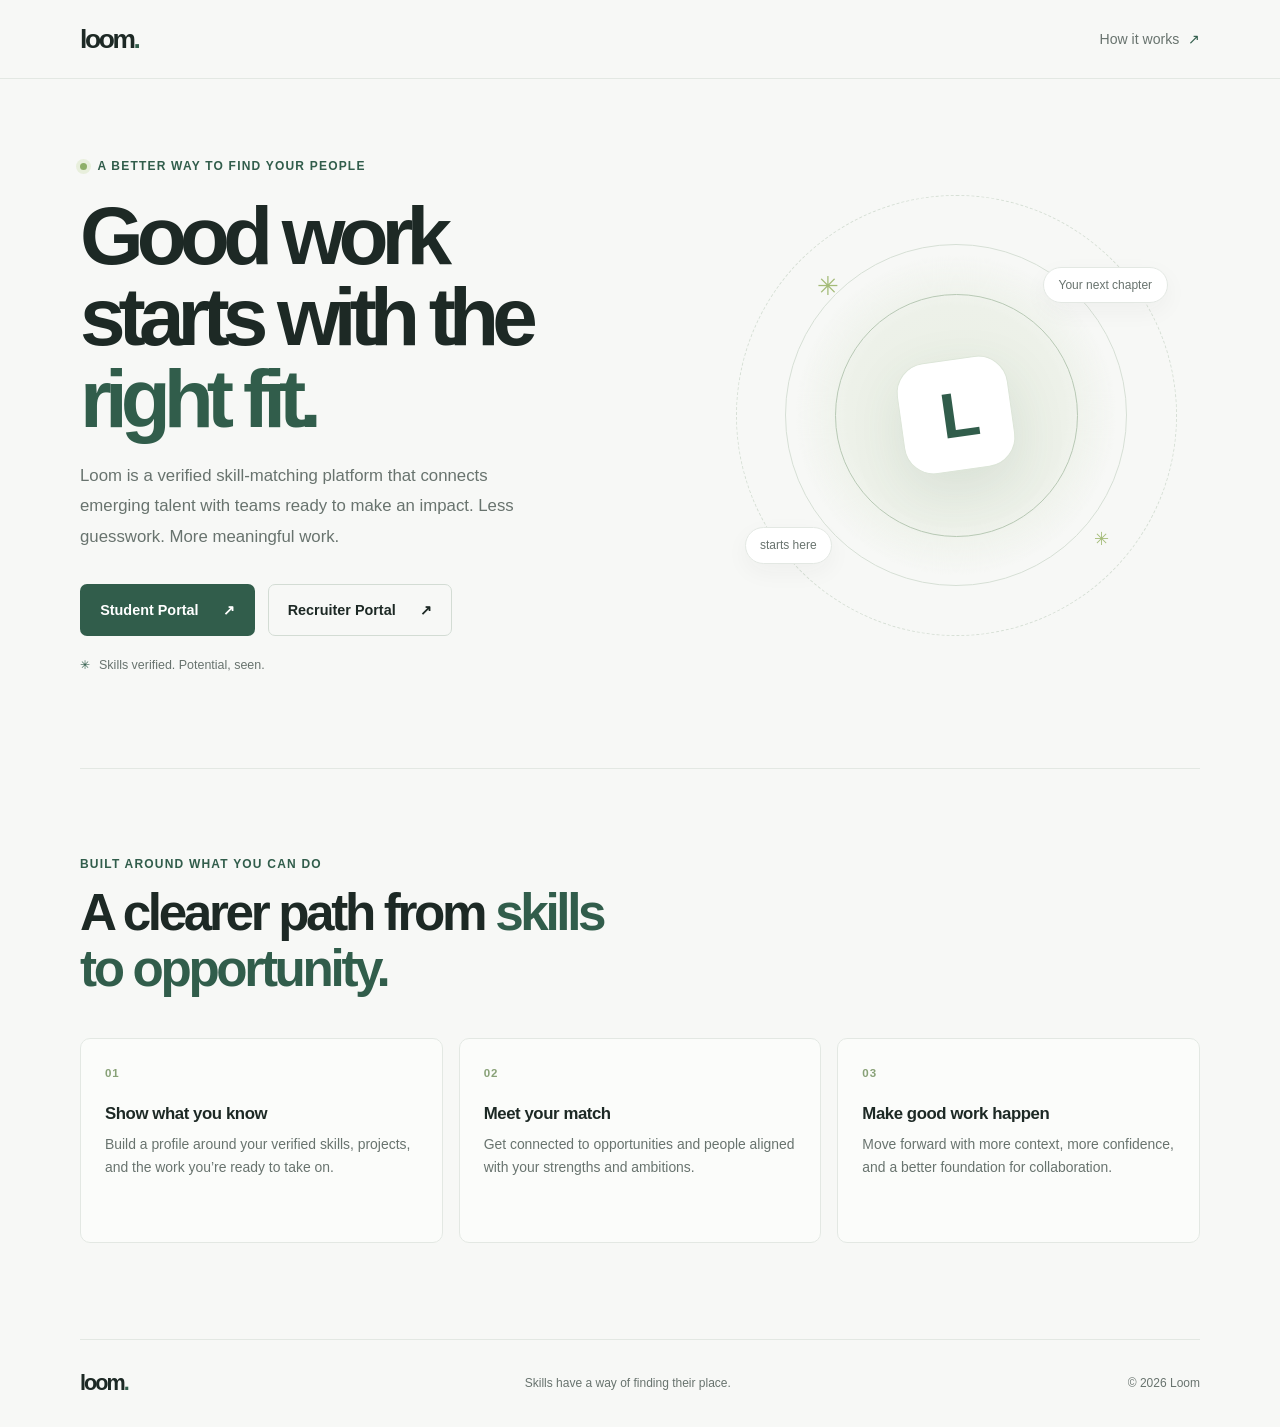
<file: index.html>
<!DOCTYPE html>
<html lang="en">
<head>
  <meta charset="UTF-8">
  <meta name="viewport" content="width=device-width, initial-scale=1">
  <meta name="theme-color" content="#f7f8f6">
  <meta name="description" content="Loom connects verified talent with the teams looking for their skills.">
  <title>Loom — Find the right fit</title>
  <link rel="stylesheet" href="main.css">
</head>
<body>
  <header class="site-header">
    <nav class="nav container" aria-label="Main navigation">
      <a class="wordmark" href="#" aria-label="Loom home">loom<span>.</span></a>
      <a class="nav-link" href="#how-it-works">How it works <span aria-hidden="true">↗</span></a>
    </nav>
  </header>

  <main>
    <section class="hero container" aria-labelledby="hero-title">
      <div class="hero-copy">
        <p class="eyebrow"><span class="status-dot" aria-hidden="true"></span> A better way to find your people</p>
        <h1 id="hero-title">Good work starts with the <span>right fit.</span></h1>
        <p class="hero-description">
          Loom is a verified skill-matching platform that connects emerging talent with teams ready to make an impact.
          Less guesswork. More meaningful work.
        </p>
        <div class="actions" aria-label="Choose your portal">
          <a class="button button-primary" href="student-dash.html">
            Student Portal <span aria-hidden="true">↗</span>
          </a>
          <a class="button button-secondary" href="recruiter-dash.html">
            Recruiter Portal <span aria-hidden="true">↗</span>
          </a>
        </div>
        <p class="trust-note"><span aria-hidden="true">✳</span> Skills verified. Potential, seen.</p>
      </div>

      <div class="hero-art" aria-hidden="true">
        <div class="orbit orbit-one"></div>
        <div class="orbit orbit-two"></div>
        <div class="orbit orbit-three"></div>
        <div class="center-mark">L</div>
        <div class="orbit-label label-top">Your next chapter</div>
        <div class="orbit-label label-bottom">starts here</div>
        <span class="spark spark-one">✳</span>
        <span class="spark spark-two">✳</span>
      </div>
    </section>

    <section class="how container" id="how-it-works" aria-labelledby="how-title">
      <div class="section-heading">
        <p class="eyebrow">Built around what you can do</p>
        <h2 id="how-title">A clearer path from <span>skills to opportunity.</span></h2>
      </div>
      <div class="feature-grid">
        <article class="feature-card">
          <span class="feature-number">01</span>
          <h3>Show what you know</h3>
          <p>Build a profile around your verified skills, projects, and the work you’re ready to take on.</p>
        </article>
        <article class="feature-card">
          <span class="feature-number">02</span>
          <h3>Meet your match</h3>
          <p>Get connected to opportunities and people aligned with your strengths and ambitions.</p>
        </article>
        <article class="feature-card">
          <span class="feature-number">03</span>
          <h3>Make good work happen</h3>
          <p>Move forward with more context, more confidence, and a better foundation for collaboration.</p>
        </article>
      </div>
    </section>
  </main>

  <footer class="footer container">
    <a class="wordmark" href="#" aria-label="Loom home">loom<span>.</span></a>
    <p>Skills have a way of finding their place.</p>
    <span class="copyright">© 2026 Loom</span>
  </footer>
</body>
</html>
</file>
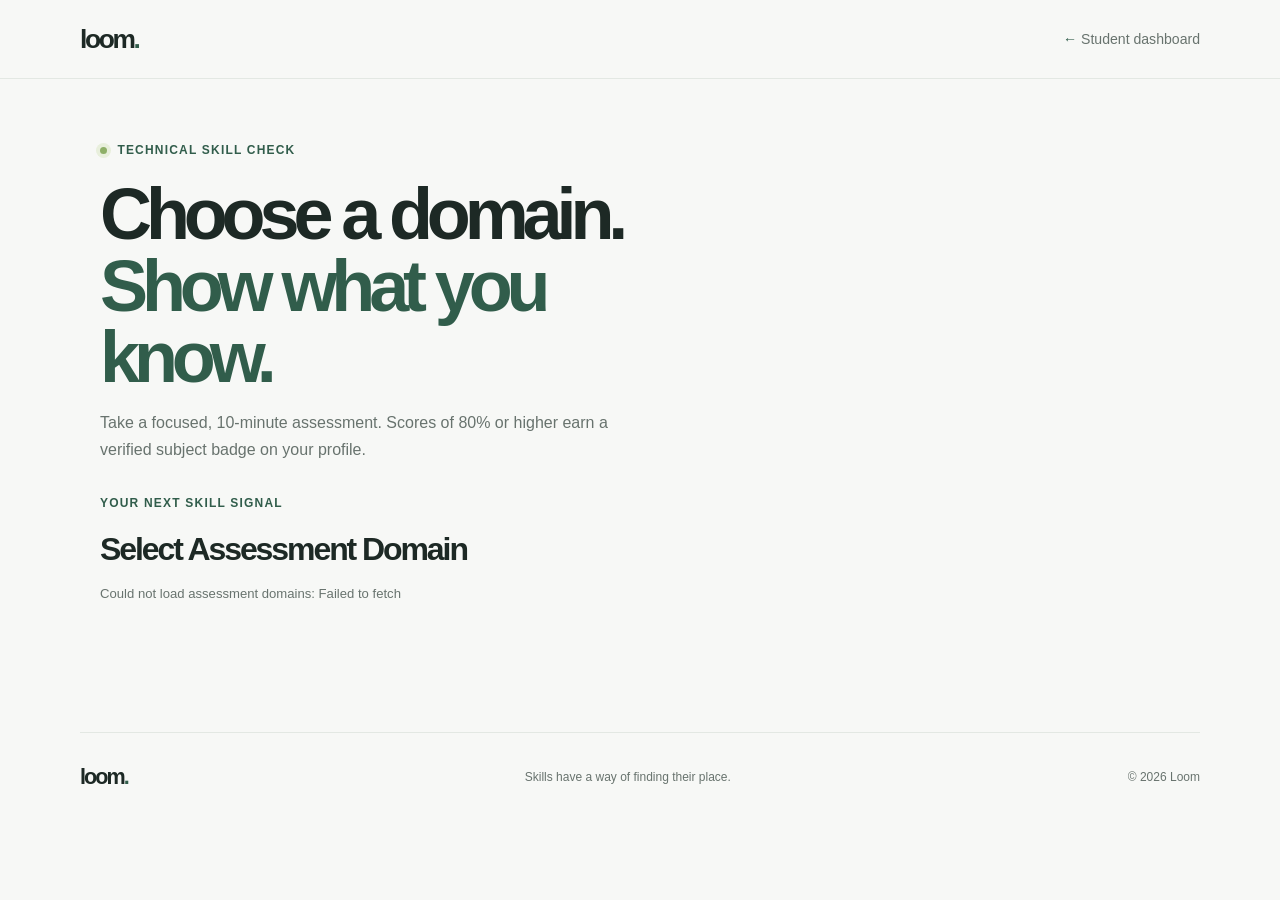
<file: assessments.html>
<!DOCTYPE html>
<html lang="en">
<head>
  <meta charset="UTF-8">
  <meta name="viewport" content="width=device-width, initial-scale=1">
  <meta name="theme-color" content="#f7f8f6">
  <meta name="description" content="Choose a Loom technical assessment and verify your skills.">
  <title>Technical Assessments — Loom</title>
  <link rel="stylesheet" href="main.css">
  <script src="api-client.js" defer></script>
  <script src="quiz-engine.js" defer></script>
</head>
<body>
  <header class="site-header">
    <nav class="nav container" aria-label="Main navigation">
      <a class="wordmark" href="index.html" aria-label="Loom home">loom<span>.</span></a>
      <a class="nav-link" href="student-dash.html"><span aria-hidden="true">←</span> Student dashboard</a>
    </nav>
  </header>

  <main class="assessment-page container">
    <section class="assessment-intro" aria-labelledby="assessment-title">
      <p class="eyebrow"><span class="status-dot" aria-hidden="true"></span> Technical skill check</p>
      <h1 id="assessment-title">Choose a domain. <span>Show what you know.</span></h1>
      <p>Take a focused, 10-minute assessment. Scores of 80% or higher earn a verified subject badge on your profile.</p>
    </section>

    <section class="assessment-subjects" aria-labelledby="subject-selection-title">
      <div class="assessment-section-heading">
        <div>
          <p class="eyebrow">Your next skill signal</p>
          <h2 id="subject-selection-title">Select Assessment Domain</h2>
        </div>
      </div>
      <p class="assessment-notice" id="subjects-message" role="status" aria-live="polite">Loading assessment domains...</p>
      <div class="assessment-subject-grid" id="subject-cards-grid" aria-busy="true"></div>
    </section>

    <section class="assessment-card" id="quiz-container" aria-label="Timed assessment" hidden>
      <div class="assessment-toolbar">
        <div>
          <span class="toolbar-label">Time remaining</span>
          <span class="timer-display" id="quiz-timer" role="timer" aria-live="off">10:00</span>
        </div>
        <span class="question-count"></span>
      </div>

      <p class="assessment-notice" id="assessment-message" role="status" aria-live="polite"></p>

      <form id="quiz-form">
        <div class="question-list" id="question-list"></div>
        <div class="assessment-actions">
          <button class="button button-primary" id="submit-quiz" type="submit" disabled>Submit assessment <span aria-hidden="true">↗</span></button>
        </div>
      </form>

      <p class="assessment-disclaimer">Your answers are graded securely by Loom. A passing result is saved to your candidate profile.</p>
    </section>
  </main>

  <dialog class="assessment-dialog" id="start-assessment-dialog" aria-labelledby="start-assessment-title">
    <div class="assessment-dialog-card">
      <p class="eyebrow"><span class="status-dot" aria-hidden="true"></span> Ready when you are</p>
      <h2 id="start-assessment-title">Are you ready to start the <span id="confirm-subject-title"></span> assessment?</h2>
      <p>You will have 10 minutes to complete the questions. Your timer starts when you begin.</p>
      <p class="assessment-dialog-message" id="start-assessment-message" role="status" aria-live="polite"></p>
      <div class="assessment-dialog-actions">
        <button class="button button-secondary" id="cancel-assessment" type="button">Not yet</button>
        <button class="button button-primary" id="confirm-start-assessment" type="button">Start assessment <span aria-hidden="true">→</span></button>
      </div>
    </div>
  </dialog>

  <dialog class="assessment-dialog assessment-result-dialog" id="quiz-result-dialog" aria-labelledby="quiz-result-heading">
    <div class="assessment-dialog-card">
      <section class="assessment-result" id="quiz-result" aria-live="polite" aria-atomic="true"></section>
      <div class="assessment-dialog-actions">
        <button class="button button-secondary" id="choose-another-assessment" type="button">Choose another domain</button>
        <a class="button button-primary result-link" id="profile-result-link" href="student-dash.html">View Verified Badge on Profile</a>
      </div>
    </div>
  </dialog>

  <footer class="footer container">
    <a class="wordmark" href="index.html" aria-label="Loom home">loom<span>.</span></a>
    <p>Skills have a way of finding their place.</p>
    <span class="copyright">© 2026 Loom</span>
  </footer>
</body>
</html>
</file>
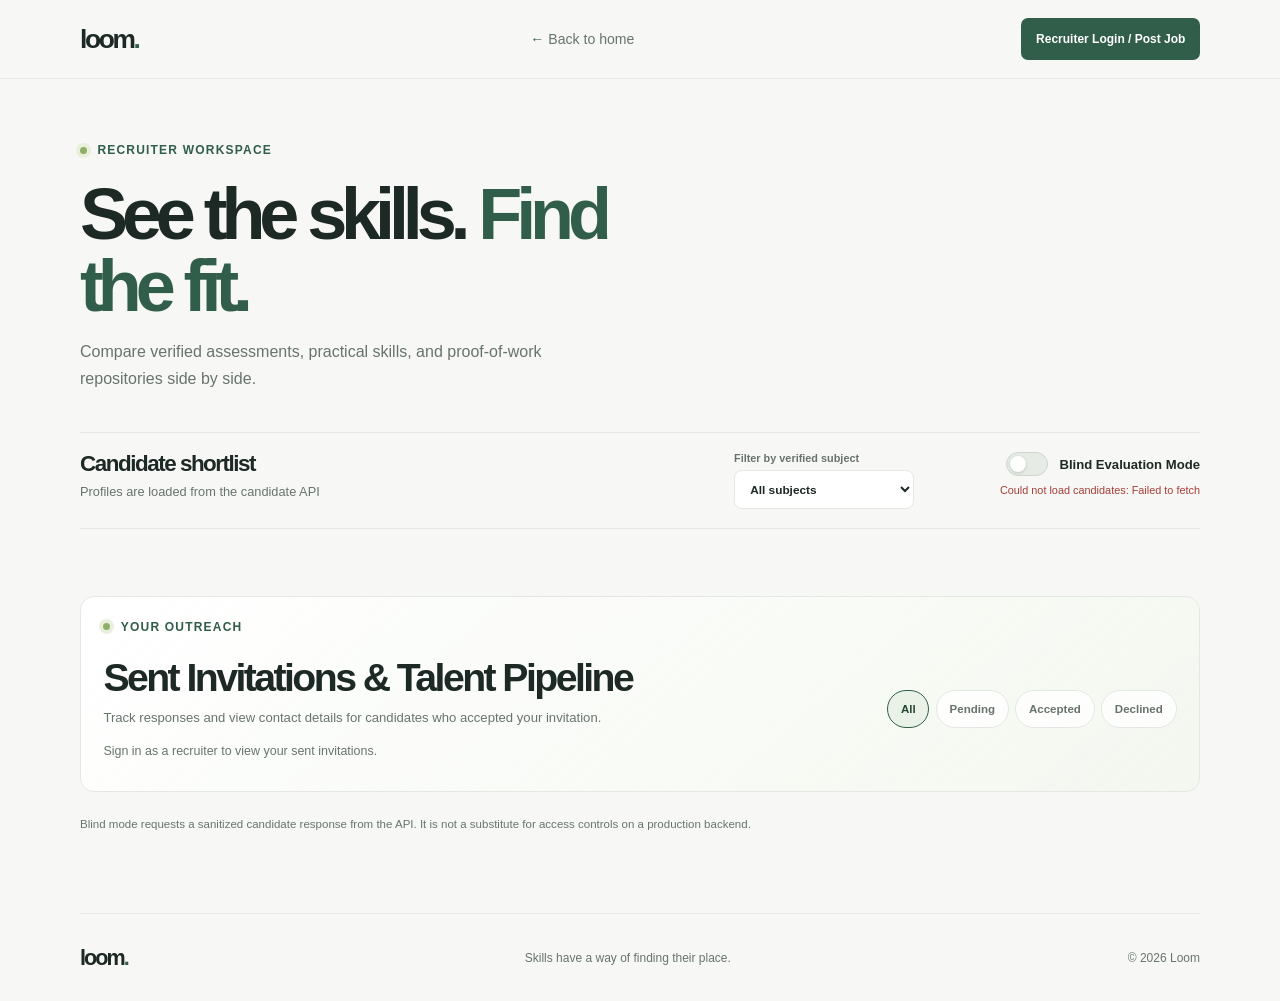
<file: recruiter-dash.html>
<!DOCTYPE html>
<html lang="en">
<head>
  <meta charset="UTF-8">
  <meta name="viewport" content="width=device-width, initial-scale=1">
  <meta name="theme-color" content="#f7f8f6">
  <meta name="description" content="Review verified technical skills and candidate work with Loom.">
  <title>Recruiter Portal — Loom</title>
  <link rel="stylesheet" href="main.css">
  <script src="api-client.js" defer></script>
  <script src="recruiter.js" defer></script>
</head>
<body>
  <header class="site-header">
    <nav class="nav container" aria-label="Main navigation">
      <a class="wordmark" href="index.html" aria-label="Loom home">loom<span>.</span></a>
      <a class="nav-link" href="index.html"><span aria-hidden="true">←</span> Back to home</a>
      <div class="recruiter-auth-area" id="recruiter-auth-area" aria-live="polite">
        <button class="button button-primary" id="recruiter-auth-open" type="button">
          Recruiter Login / Post Job
        </button>
      </div>
    </nav>
  </header>

  <main class="recruiter-page container">
    <section class="recruiter-intro" aria-labelledby="recruiter-title">
      <p class="eyebrow"><span class="status-dot" aria-hidden="true"></span> Recruiter workspace</p>
      <h1 id="recruiter-title">See the skills. <span>Find the fit.</span></h1>
      <p>Compare verified assessments, practical skills, and proof-of-work repositories side by side.</p>
    </section>

    <section class="candidate-toolbar" aria-label="Candidate evaluation controls">
      <div>
        <h2>Candidate shortlist</h2>
        <p>Profiles are loaded from the candidate API</p>
      </div>
      <div class="candidate-filter-controls">
        <label class="assessment-filter-control" for="assessment-domain-filter">
          <span>Filter by verified subject</span>
          <select id="assessment-domain-filter">
            <option value="all">All subjects</option>
          </select>
        </label>
        <div class="blind-control">
          <label class="toggle-control" for="blind-evaluation">
            <input id="blind-evaluation" type="checkbox" role="switch" aria-describedby="blind-evaluation-status">
            <span class="toggle-track" aria-hidden="true"><span></span></span>
            <span>Blind Evaluation Mode</span>
          </label>
          <p class="blind-status" id="blind-evaluation-status" role="status" aria-live="polite"></p>
        </div>
      </div>
    </section>

    <section class="candidate-grid" id="candidate-grid" aria-label="Candidate profiles"></section>

    <section class="sent-invitations-section" aria-labelledby="sent-invitations-title">
      <div class="sent-invitations-header">
        <div>
          <p class="eyebrow"><span class="status-dot" aria-hidden="true"></span> Your outreach</p>
          <h2 id="sent-invitations-title">Sent Invitations &amp; Talent Pipeline</h2>
          <p>Track responses and view contact details for candidates who accepted your invitation.</p>
        </div>
        <div class="sent-invitation-filters" role="group" aria-label="Filter sent invitations">
          <button class="sent-invitation-filter is-active" type="button" data-invitation-filter="all" aria-pressed="true">All</button>
          <button class="sent-invitation-filter" type="button" data-invitation-filter="pending" aria-pressed="false">Pending</button>
          <button class="sent-invitation-filter" type="button" data-invitation-filter="accepted" aria-pressed="false">Accepted</button>
          <button class="sent-invitation-filter" type="button" data-invitation-filter="declined" aria-pressed="false">Declined</button>
        </div>
      </div>
      <p class="sent-invitations-status" id="sent-invitations-status" role="status" aria-live="polite"></p>
      <div class="sent-invitations-grid" id="sent-invitations-list" aria-busy="false"></div>
    </section>

    <p class="demo-disclaimer">
      Blind mode requests a sanitized candidate response from the API. It is not a substitute for access controls
      on a production backend.
    </p>
  </main>

  <dialog class="auth-dialog recruiter-dialog" id="recruiter-auth-dialog" aria-labelledby="recruiter-auth-title">
    <div class="auth-card">
      <button class="auth-close" id="recruiter-auth-close" type="button" aria-label="Close recruiter sign in dialog">×</button>
      <p class="eyebrow"><span class="status-dot" aria-hidden="true"></span> Recruiter workspace</p>
      <h2 id="recruiter-auth-title">Welcome to Loom</h2>
      <p class="auth-description">Set up your recruiter profile and connect with promising candidates.</p>
      <div class="auth-tabs" role="tablist" aria-label="Recruiter account options">
        <button class="auth-tab is-active" id="recruiter-signup-tab" type="button" role="tab" aria-selected="true" aria-controls="recruiter-signup-panel">Sign Up</button>
        <button class="auth-tab" id="recruiter-signin-tab" type="button" role="tab" aria-selected="false" aria-controls="recruiter-signin-panel" tabindex="-1">Sign In</button>
      </div>
      <form class="auth-form" id="recruiter-signup-panel" role="tabpanel" aria-labelledby="recruiter-signup-tab">
        <div class="auth-fields">
          <label class="auth-field" for="recruiter-signup-name">Full Name
            <input id="recruiter-signup-name" name="name" type="text" autocomplete="name" maxlength="120" placeholder="Jane Doe" required>
          </label>
          <label class="auth-field" for="recruiter-signup-email">Work Email
            <input id="recruiter-signup-email" name="work_email" type="email" autocomplete="email" maxlength="254" placeholder="jane@company.com" required>
          </label>
          <label class="auth-field" for="recruiter-signup-password">Password
            <input id="recruiter-signup-password" name="password" type="password" autocomplete="new-password" minlength="8" maxlength="128" placeholder="At least 8 characters" required>
          </label>
          <label class="auth-field" for="recruiter-signup-company">Company Name
            <input id="recruiter-signup-company" name="company_name" type="text" autocomplete="organization" maxlength="160" placeholder="TechCorp" required>
          </label>
          <label class="auth-field" for="recruiter-signup-designation">Designation
            <input id="recruiter-signup-designation" name="designation" type="text" autocomplete="organization-title" maxlength="120" placeholder="Talent Partner" required>
          </label>
          <label class="auth-field" for="recruiter-signup-website">Company Website URL <span class="field-optional">(optional)</span>
            <input id="recruiter-signup-website" name="company_website_url" type="url" autocomplete="url" maxlength="2048" placeholder="https://techcorp.com">
          </label>
        </div>
        <p class="auth-message" id="recruiter-signup-message" role="status" aria-live="polite"></p>
        <button class="button button-primary auth-submit" type="submit">Create recruiter profile <span aria-hidden="true">↗</span></button>
      </form>
      <form class="auth-form" id="recruiter-signin-panel" role="tabpanel" aria-labelledby="recruiter-signin-tab" hidden>
        <div class="auth-fields auth-fields-single">
          <label class="auth-field" for="recruiter-signin-email">Work Email
            <input id="recruiter-signin-email" name="work_email" type="email" autocomplete="email" maxlength="254" placeholder="jane@company.com" required>
          </label>
          <label class="auth-field" for="recruiter-signin-password">Password
            <input id="recruiter-signin-password" name="password" type="password" autocomplete="current-password" maxlength="128" required>
          </label>
        </div>
        <p class="auth-message" id="recruiter-signin-message" role="status" aria-live="polite"></p>
        <button class="button button-primary auth-submit" type="submit">Sign in <span aria-hidden="true">↗</span></button>
      </form>
    </div>
  </dialog>

  <dialog class="auth-dialog invite-dialog" id="invite-dialog" aria-labelledby="invite-dialog-title">
    <div class="auth-card">
      <button class="auth-close" id="invite-close" type="button" aria-label="Close interview request dialog">×</button>
      <p class="eyebrow"><span class="status-dot" aria-hidden="true"></span> Candidate outreach</p>
      <h2 id="invite-dialog-title">Send Interview Request</h2>
      <p class="auth-description">Share the role and a personal message with this candidate.</p>
      <form class="auth-form" id="invite-form">
        <div class="auth-fields auth-fields-single">
          <label class="auth-field" for="invite-job-title">Job Title
            <input id="invite-job-title" name="job_title" type="text" maxlength="200" placeholder="Full-Stack Engineer" required>
          </label>
          <label class="auth-field" for="invite-message">Outreach Message / Offer Details
            <textarea id="invite-message" name="message" rows="6" maxlength="4000" placeholder="Tell the candidate why you are reaching out..." required></textarea>
          </label>
        </div>
        <p class="auth-message" id="invite-message-status" role="status" aria-live="polite"></p>
        <div class="invite-form-actions">
          <button class="button button-secondary" id="invite-cancel" type="button">Cancel</button>
          <button class="button button-primary auth-submit" type="submit">Send interview request <span aria-hidden="true">↗</span></button>
        </div>
      </form>
    </div>
  </dialog>
  <p class="recruiter-toast" id="recruiter-toast" role="status" aria-live="polite" hidden></p>

  <footer class="footer container">
    <a class="wordmark" href="index.html" aria-label="Loom home">loom<span>.</span></a>
    <p>Skills have a way of finding their place.</p>
    <span class="copyright">© 2026 Loom</span>
  </footer>
</body>
</html>
</file>
<file: main.css>
:root {
  color-scheme: light;
  --color-paper: #f7f8f6;
  --color-white: #ffffff;
  --color-ink: #1d2925;
  --color-muted: #68736e;
  --color-line: #e3e8e3;
  --color-green: #315d4b;
  --color-green-dark: #244837;
  --color-lime: #d7ed9f;
  --font-sans: "Avenir Next", Avenir, "Segoe UI", sans-serif;
  --content-width: 1120px;
}

* {
  box-sizing: border-box;
}

[hidden] {
  display: none !important;
}

html {
  scroll-behavior: smooth;
  scroll-padding-top: 5rem;
}

body {
  margin: 0;
  background: var(--color-paper);
  color: var(--color-ink);
  font-family: var(--font-sans);
  -webkit-font-smoothing: antialiased;
}

a {
  color: inherit;
  text-decoration: none;
}

.container {
  width: min(var(--content-width), calc(100% - 3rem));
  margin-inline: auto;
}

.site-header {
  border-bottom: 1px solid var(--color-line);
  animation: rise-in 650ms ease both;
}

.nav {
  min-height: 78px;
  display: flex;
  align-items: center;
  justify-content: space-between;
}

.wordmark {
  font-size: 1.65rem;
  font-weight: 750;
  letter-spacing: -0.09em;
}

.wordmark span {
  color: var(--color-green);
}

.nav-link {
  color: var(--color-muted);
  font-size: 0.88rem;
  transition: color 180ms ease;
}

.nav-link span {
  margin-left: 0.3rem;
  color: var(--color-green);
}

.nav-link:hover,
.nav-link:focus-visible {
  color: var(--color-ink);
}

.nav-actions {
  display: flex;
  align-items: center;
  gap: 1.4rem;
}

.hero {
  min-height: 620px;
  display: grid;
  grid-template-columns: minmax(0, 1fr) minmax(350px, 0.9fr);
  align-items: center;
  gap: clamp(2.5rem, 7vw, 6rem);
  padding-block: 5rem 6rem;
}

.hero-copy {
  max-width: 570px;
  animation: rise-in 750ms 100ms ease both;
}

.eyebrow {
  display: flex;
  align-items: center;
  gap: 0.65rem;
  margin: 0 0 1.4rem;
  color: var(--color-green);
  font-size: 0.75rem;
  font-weight: 700;
  letter-spacing: 0.1em;
  text-transform: uppercase;
}

.status-dot {
  width: 7px;
  height: 7px;
  border-radius: 50%;
  background: #8eaf68;
  box-shadow: 0 0 0 4px #e8efdc;
}

h1,
h2,
h3,
p {
  margin-top: 0;
}

h1 {
  max-width: 620px;
  margin-bottom: 1.4rem;
  font-size: clamp(3.4rem, 6.4vw, 5.9rem);
  font-weight: 550;
  letter-spacing: -0.085em;
  line-height: 0.99;
}

h1 span,
h2 span {
  color: var(--color-green);
}

.hero-description {
  max-width: 470px;
  margin-bottom: 2rem;
  color: var(--color-muted);
  font-size: 1.05rem;
  line-height: 1.8;
}

.actions {
  display: flex;
  flex-wrap: wrap;
  gap: 0.8rem;
}

.button {
  min-height: 52px;
  display: inline-flex;
  align-items: center;
  justify-content: center;
  gap: 1.5rem;
  padding: 0.85rem 1.2rem;
  border: 1px solid transparent;
  border-radius: 7px;
  font-size: 0.9rem;
  font-weight: 650;
  transition: transform 180ms ease, background-color 180ms ease, border-color 180ms ease;
}

.button:hover {
  transform: translateY(-2px);
}

.button:focus-visible,
.nav-link:focus-visible,
.wordmark:focus-visible {
  outline: 3px solid #91b878;
  outline-offset: 4px;
}

.button-primary {
  background: var(--color-green);
  color: var(--color-white);
}

.button-primary:hover {
  background: var(--color-green-dark);
}

.button-secondary {
  border-color: #d3dcd4;
  background: transparent;
  color: var(--color-ink);
}

.button-secondary:hover {
  border-color: var(--color-green);
  background: var(--color-white);
}

.trust-note {
  margin: 1.3rem 0 0;
  color: var(--color-muted);
  font-size: 0.78rem;
}

.trust-note span {
  margin-right: 0.35rem;
  color: var(--color-green);
}

.hero-art {
  position: relative;
  width: min(100%, 450px);
  aspect-ratio: 1;
  justify-self: center;
  display: grid;
  place-items: center;
  animation: appear 900ms 250ms ease both;
}

.hero-art::before {
  position: absolute;
  width: 72%;
  height: 72%;
  border-radius: 50%;
  background: radial-gradient(circle, #eaf0e4 0%, #edf1e9 48%, transparent 70%);
  content: "";
}

.orbit {
  position: absolute;
  border: 1px solid #d6dfd5;
  border-radius: 50%;
}

.orbit-one {
  width: 54%;
  height: 54%;
  border-color: #b7c8b4;
}

.orbit-two {
  width: 76%;
  height: 76%;
}

.orbit-three {
  width: 98%;
  height: 98%;
  border-style: dashed;
  border-color: #d6dfd5;
}

.center-mark {
  z-index: 1;
  width: 112px;
  height: 112px;
  display: grid;
  place-items: center;
  border: 1px solid #dce5d8;
  border-radius: 30px;
  background: var(--color-white);
  box-shadow: 0 18px 55px #345d4b1c;
  color: var(--color-green);
  font-size: 4rem;
  font-weight: 600;
  letter-spacing: -0.12em;
  transform: rotate(-8deg);
}

.orbit-label {
  position: absolute;
  z-index: 2;
  padding: 0.65rem 0.9rem;
  border: 1px solid var(--color-line);
  border-radius: 99px;
  background: var(--color-white);
  color: var(--color-muted);
  font-size: 0.75rem;
  box-shadow: 0 8px 24px #26352b0b;
}

.label-top {
  top: 17%;
  right: 3%;
}

.label-bottom {
  bottom: 17%;
  left: 3%;
}

.spark {
  position: absolute;
  z-index: 2;
  color: #a4bb78;
}

.spark-one {
  top: 18%;
  left: 19%;
  font-size: 1.6rem;
}

.spark-two {
  right: 16%;
  bottom: 20%;
  font-size: 1.1rem;
}

.how {
  padding-block: 5.5rem 6rem;
  border-top: 1px solid var(--color-line);
  animation: rise-in 700ms ease both;
}

.section-heading {
  max-width: 570px;
  margin-bottom: 2.5rem;
}

.section-heading .eyebrow {
  margin-bottom: 0.9rem;
}

h2 {
  margin-bottom: 0;
  font-size: clamp(2rem, 4vw, 3.2rem);
  font-weight: 550;
  letter-spacing: -0.065em;
  line-height: 1.1;
}

.feature-grid {
  display: grid;
  grid-template-columns: repeat(3, minmax(0, 1fr));
  gap: 1rem;
}

.feature-card {
  min-height: 205px;
  padding: 1.5rem;
  border: 1px solid var(--color-line);
  border-radius: 10px;
  background: #fbfcfa;
  transition: transform 200ms ease, box-shadow 200ms ease;
}

.feature-card:hover {
  transform: translateY(-4px);
  box-shadow: 0 16px 35px #26352b0b;
}

.feature-number {
  display: inline-block;
  margin-bottom: 1.6rem;
  color: #88a177;
  font-size: 0.72rem;
  font-weight: 700;
  letter-spacing: 0.08em;
}

.feature-card h3 {
  margin-bottom: 0.55rem;
  font-size: 1.05rem;
  letter-spacing: -0.025em;
}

.feature-card p {
  margin-bottom: 0;
  color: var(--color-muted);
  font-size: 0.87rem;
  line-height: 1.65;
}

.footer {
  min-height: 88px;
  display: flex;
  align-items: center;
  justify-content: space-between;
  gap: 1rem;
  border-top: 1px solid var(--color-line);
}

.footer .wordmark {
  font-size: 1.35rem;
}

.footer p,
.copyright {
  margin: 0;
  color: var(--color-muted);
  font-size: 0.75rem;
}

@keyframes rise-in {
  from {
    opacity: 0;
    transform: translateY(14px);
  }
  to {
    opacity: 1;
    transform: translateY(0);
  }
}

@keyframes appear {
  from {
    opacity: 0;
    transform: scale(0.96);
  }
  to {
    opacity: 1;
    transform: scale(1);
  }
}

@media (max-width: 760px) {
  .container {
    width: min(var(--content-width), calc(100% - 2rem));
  }

  .hero {
    min-height: auto;
    grid-template-columns: 1fr;
    gap: 2rem;
    padding-block: 4.5rem 4rem;
  }

  .hero-copy {
    max-width: 620px;
  }

  .hero-art {
    width: min(78vw, 360px);
  }

  .feature-grid {
    grid-template-columns: 1fr;
  }

  .feature-card {
    min-height: auto;
  }

  .feature-number {
    margin-bottom: 1rem;
  }
}

@media (max-width: 480px) {
  .nav {
    min-height: 68px;
  }

  h1 {
    font-size: clamp(3rem, 15vw, 4rem);
  }

  .actions {
    align-items: stretch;
    flex-direction: column;
  }

  .button {
    width: 100%;
  }

  .how {
    padding-block: 4rem;
  }

  .footer {
    flex-wrap: wrap;
    padding-block: 1.2rem;
  }

  .footer p {
    order: 1;
    width: 100%;
  }
}

@media (prefers-reduced-motion: reduce) {
  *,
  *::before,
  *::after {
    scroll-behavior: auto !important;
    animation-duration: 0.01ms !important;
    animation-iteration-count: 1 !important;
    transition-duration: 0.01ms !important;
  }
}

.dashboard {
  padding-block: 3.5rem 5rem;
  animation: rise-in 650ms ease both;
}

.profile-header {
  display: flex;
  align-items: center;
  gap: 1.3rem;
  padding: 1.5rem 0 2.5rem;
  border-bottom: 1px solid var(--color-line);
}

.profile-avatar {
  width: 76px;
  height: 76px;
  flex: 0 0 auto;
  display: grid;
  place-items: center;
  border: 1px solid #dce5d8;
  border-radius: 23px;
  background: #eaf0e4;
  color: var(--color-green);
  font-size: 1.4rem;
  font-weight: 700;
  letter-spacing: -0.05em;
}

.profile-copy {
  flex: 1;
}

.profile-copy .eyebrow,
.dashboard-section-heading .eyebrow {
  margin-bottom: 0.65rem;
}

.profile-copy h1 {
  margin: 0 0 0.45rem;
  font-size: clamp(2rem, 4vw, 3rem);
  letter-spacing: -0.07em;
}

.profile-copy > p:last-child {
  margin: 0;
  color: var(--color-muted);
  font-size: 0.9rem;
}

.profile-status,
.section-count {
  padding: 0.55rem 0.75rem;
  border: 1px solid var(--color-line);
  border-radius: 99px;
  background: var(--color-white);
  color: var(--color-muted);
  font-size: 0.74rem;
  white-space: nowrap;
}

.profile-status span {
  margin-right: 0.3rem;
  color: var(--color-green);
}

.dashboard-section {
  padding-block: 2rem;
}

.dashboard-section-heading {
  display: flex;
  align-items: center;
  justify-content: space-between;
  gap: 1rem;
}

.dashboard-section-heading h2 {
  font-size: clamp(1.5rem, 3vw, 2rem);
}

.skill-badges {
  display: grid;
  grid-template-columns: repeat(4, minmax(0, 1fr));
  gap: 0.8rem;
  margin: 1.3rem 0 0;
  padding: 0;
  list-style: none;
}

.skill-badges li {
  min-height: 74px;
  display: flex;
  align-items: center;
  gap: 0.55rem;
  padding: 0.9rem;
  border: 1px solid var(--color-line);
  border-radius: 9px;
  background: var(--color-white);
  font-size: 0.85rem;
  font-weight: 650;
}

.badge-check {
  width: 20px;
  height: 20px;
  flex: 0 0 auto;
  display: grid;
  place-items: center;
  border-radius: 50%;
  background: #eaf0e4;
  color: var(--color-green);
  font-size: 0.7rem;
}

.badge-level {
  margin-left: auto;
  color: var(--color-muted);
  font-size: 0.67rem;
  font-weight: 450;
  white-space: nowrap;
}

.dashboard-grid {
  display: grid;
  grid-template-columns: minmax(0, 1.25fr) minmax(280px, 0.75fr);
  gap: 1rem;
  padding-top: 1rem;
}

.dashboard-card {
  padding: clamp(1.2rem, 3vw, 1.7rem);
  border: 1px solid var(--color-line);
  border-radius: 11px;
  background: var(--color-white);
}

.card-icon {
  width: 34px;
  height: 34px;
  flex: 0 0 auto;
  display: grid;
  place-items: center;
  border-radius: 10px;
  background: #eaf0e4;
  color: var(--color-green);
}

.card-description {
  margin: 0.8rem 0 1.4rem;
  color: var(--color-muted);
  font-size: 0.86rem;
  line-height: 1.6;
}

.proof-form label {
  display: block;
  margin-bottom: 0.5rem;
  font-size: 0.78rem;
  font-weight: 650;
}

.input-row {
  display: flex;
  gap: 0.6rem;
}

.input-row input {
  width: 100%;
  min-width: 0;
  padding: 0.8rem 0.9rem;
  border: 1px solid #d7dfd8;
  border-radius: 7px;
  background: #fbfcfa;
  color: var(--color-ink);
  font: inherit;
  font-size: 0.82rem;
}

.input-row input:focus-visible {
  outline: 3px solid #c7d9bb;
  outline-offset: 1px;
}

.input-row .button {
  min-height: 46px;
  flex: 0 0 auto;
  padding: 0.7rem 0.9rem;
  gap: 0.65rem;
  font-size: 0.78rem;
}

.form-message {
  min-height: 1.1em;
  margin: 0.55rem 0 0;
  color: var(--color-green);
  font-size: 0.75rem;
}

.form-message.is-error {
  color: #a53d36;
}

.repository-list {
  display: grid;
  gap: 0.5rem;
  margin: 0.8rem 0 0;
  padding: 0;
  list-style: none;
}

.repository-list:empty {
  display: none;
}

.repository-list li {
  display: flex;
  align-items: center;
  justify-content: space-between;
  gap: 1rem;
  padding: 0.7rem 0.8rem;
  border: 1px solid var(--color-line);
  border-radius: 7px;
  background: #fbfcfa;
  font-size: 0.8rem;
}

.repository-list a {
  overflow: hidden;
  color: var(--color-green);
  text-overflow: ellipsis;
  white-space: nowrap;
}

.repository-remove {
  flex: 0 0 auto;
  padding: 0.25rem 0.4rem;
  border: 0;
  background: transparent;
  color: var(--color-muted);
  cursor: pointer;
  font: inherit;
  font-size: 0.72rem;
}

.repository-remove:hover {
  color: #a53d36;
}

.upload-zone {
  min-height: 180px;
  display: flex;
  flex-direction: column;
  align-items: center;
  justify-content: center;
  gap: 0.5rem;
  padding: 1.2rem;
  border: 1px dashed #b9c9b8;
  border-radius: 9px;
  background: #fbfcfa;
  color: var(--color-muted);
  cursor: pointer;
  font-size: 0.78rem;
  transition: border-color 180ms ease, background-color 180ms ease, transform 180ms ease;
}

.upload-zone:hover,
.upload-zone.is-dragging {
  transform: translateY(-2px);
  border-color: var(--color-green);
  background: #f0f5eb;
}

.upload-zone:focus-visible {
  outline: 3px solid #c7d9bb;
  outline-offset: 3px;
}

.upload-zone strong {
  color: var(--color-ink);
  font-size: 0.9rem;
}

.upload-icon {
  width: 34px;
  height: 34px;
  display: grid;
  place-items: center;
  border-radius: 10px;
  background: #eaf0e4;
  color: var(--color-green);
  font-size: 1.15rem;
}

.upload-browse {
  color: var(--color-green);
  font-weight: 700;
}

.upload-help {
  margin-top: 0.2rem;
  font-size: 0.7rem;
}

.upload-file-name {
  overflow: hidden;
  margin: 0.65rem 0 0;
  color: var(--color-ink);
  font-size: 0.75rem;
  text-overflow: ellipsis;
  white-space: nowrap;
}

@media (max-width: 760px) {
  .dashboard-grid {
    grid-template-columns: 1fr;
  }

  .nav-actions {
    gap: 0.8rem;
  }

  .skill-badges {
    grid-template-columns: repeat(2, minmax(0, 1fr));
  }
}

@media (max-width: 520px) {
  .dashboard {
    padding-block: 2rem 3.5rem;
  }

  .profile-header {
    align-items: flex-start;
    flex-wrap: wrap;
    gap: 1rem;
  }

  .profile-avatar {
    width: 58px;
    height: 58px;
    border-radius: 18px;
  }

  .profile-copy {
    flex-basis: calc(100% - 75px);
  }

  .profile-status {
    margin-left: 74px;
  }

  .skill-badges {
    grid-template-columns: 1fr;
  }

  .nav-actions {
    align-items: flex-end;
    flex-direction: column;
    gap: 0.35rem;
  }

  .input-row {
    align-items: stretch;
    flex-direction: column;
  }
}

.ai-chat-trigger {
  position: fixed;
  z-index: 41;
  right: max(1.25rem, calc((100vw - var(--content-width)) / 2));
  bottom: max(1.25rem, env(safe-area-inset-bottom, 0px));
  display: inline-flex;
  align-items: center;
  justify-content: center;
  gap: 0.55rem;
  min-height: 52px;
  padding: 0.75rem 1rem;
  border: 1px solid rgba(255, 255, 255, 0.65);
  border-radius: 99px;
  background: var(--color-green-dark);
  box-shadow: 0 12px 32px rgba(29, 41, 37, 0.2);
  color: #fff;
  cursor: pointer;
  font: inherit;
  font-size: 0.82rem;
  font-weight: 700;
  transition: transform 160ms ease, box-shadow 160ms ease;
}

.ai-chat-trigger:hover {
  transform: translateY(-2px);
  box-shadow: 0 16px 36px rgba(29, 41, 37, 0.25);
}

.ai-chat-trigger:focus-visible,
.ai-chat-close:focus-visible,
.ai-chat-send:focus-visible,
.ai-chat-prompts button:focus-visible {
  outline: 3px solid #c7d9bb;
  outline-offset: 3px;
}

.ai-chat-trigger svg {
  width: 20px;
  height: 20px;
  fill: none;
  stroke: currentColor;
  stroke-linecap: round;
  stroke-linejoin: round;
  stroke-width: 1.8;
}

.ai-chat-drawer {
  position: fixed;
  z-index: 40;
  right: max(1.25rem, calc((100vw - var(--content-width)) / 2));
  bottom: calc(5.75rem + env(safe-area-inset-bottom, 0px));
  width: min(410px, calc(100vw - 2rem));
  height: min(660px, calc(100vh - 7.5rem));
  height: min(660px, calc(100dvh - 7.5rem));
  max-height: min(660px, calc(100vh - 7.5rem));
  max-height: min(660px, calc(100dvh - 7.5rem));
  display: flex;
  flex-direction: column;
  overflow: hidden;
  border: 1px solid rgba(255, 255, 255, 0.78);
  border-radius: 18px;
  background: rgba(250, 252, 249, 0.9);
  box-shadow: 0 24px 70px rgba(29, 41, 37, 0.24);
  -webkit-backdrop-filter: blur(20px);
  backdrop-filter: blur(20px);
  animation: rise-in 180ms ease both;
}

.ai-chat-drawer[hidden] {
  display: none;
}

.ai-chat-header {
  display: flex;
  align-items: flex-start;
  justify-content: space-between;
  gap: 1rem;
  padding: 1rem 1rem 0.8rem;
  border-bottom: 1px solid rgba(49, 93, 75, 0.12);
}

.ai-chat-header h2 {
  margin: 0 0 0.35rem;
  font-size: 1rem;
}

.ai-chat-online {
  display: inline-flex;
  align-items: center;
  gap: 0.4rem;
  color: var(--color-muted);
  font-size: 0.68rem;
}

.ai-chat-online span {
  width: 7px;
  height: 7px;
  border-radius: 50%;
  background: #64a76e;
  box-shadow: 0 0 0 3px rgba(100, 167, 110, 0.14);
}

.ai-chat-close {
  width: 34px;
  height: 34px;
  display: grid;
  flex: 0 0 auto;
  place-items: center;
  border: 1px solid var(--color-line);
  border-radius: 50%;
  background: rgba(255, 255, 255, 0.8);
  color: var(--color-ink);
  cursor: pointer;
  font: inherit;
  font-size: 1.2rem;
}

.ai-chat-context {
  margin: 0;
  padding: 0.65rem 1rem;
  border-bottom: 1px solid rgba(49, 93, 75, 0.1);
  background: rgba(231, 239, 226, 0.65);
  color: var(--color-green-dark);
  font-size: 0.7rem;
  font-weight: 650;
  overflow-wrap: anywhere;
}

.ai-chat-messages {
  min-height: 0;
  display: flex;
  flex: 1 1 auto;
  flex-direction: column;
  gap: 0.75rem;
  padding: 1rem;
  overflow-y: auto;
  overscroll-behavior: contain;
  scroll-behavior: smooth;
}

.ai-chat-message {
  width: fit-content;
  max-width: 90%;
  padding: 0.7rem 0.8rem;
  border: 1px solid rgba(49, 93, 75, 0.1);
  border-radius: 13px 13px 13px 4px;
  background: rgba(255, 255, 255, 0.92);
  color: var(--color-ink);
  box-shadow: 0 4px 14px rgba(29, 41, 37, 0.05);
  animation: rise-in 180ms ease both;
}

.ai-chat-message.is-user {
  align-self: flex-end;
  border-color: transparent;
  border-radius: 13px 13px 4px 13px;
  background: var(--color-green-dark);
  color: #fff;
}

.ai-chat-message.is-error {
  border-color: #e4b7b2;
  background: #fff7f5;
  color: #8d3933;
}

.ai-chat-speaker {
  display: block;
  margin-bottom: 0.28rem;
  color: var(--color-green);
  font-size: 0.62rem;
  font-weight: 750;
}

.ai-chat-message.is-user .ai-chat-speaker {
  color: #d7edc9;
}

.ai-chat-message.is-error .ai-chat-speaker {
  color: #a53d36;
}

.ai-chat-message p {
  margin: 0;
  font-size: 0.78rem;
  line-height: 1.55;
  overflow-wrap: anywhere;
  white-space: pre-wrap;
}

.ai-chat-prompts {
  display: flex;
  flex-wrap: wrap;
  gap: 0.4rem;
  padding: 0 1rem 0.8rem;
}

.ai-chat-prompts button {
  max-width: 100%;
  padding: 0.45rem 0.6rem;
  border: 1px solid rgba(49, 93, 75, 0.18);
  border-radius: 99px;
  background: rgba(255, 255, 255, 0.68);
  color: var(--color-green-dark);
  cursor: pointer;
  font: inherit;
  font-size: 0.65rem;
  overflow-wrap: anywhere;
}

.ai-chat-prompts button:disabled {
  cursor: wait;
  opacity: 0.6;
}

.ai-chat-form {
  display: flex;
  align-items: center;
  gap: 0.55rem;
  padding: 0.75rem;
  border-top: 1px solid rgba(49, 93, 75, 0.12);
  background: rgba(255, 255, 255, 0.55);
}

.ai-chat-form input {
  width: 100%;
  min-width: 0;
  min-height: 42px;
  padding: 0.65rem 0.75rem;
  border: 1px solid #d7dfd8;
  border-radius: 9px;
  background: rgba(255, 255, 255, 0.88);
  color: var(--color-ink);
  font: inherit;
  font-size: 0.78rem;
}

.ai-chat-form input:focus-visible {
  border-color: #7a9e85;
  outline: 0;
  box-shadow: 0 0 0 3px rgba(110, 150, 119, 0.2);
}

.ai-chat-form input:disabled {
  opacity: 0.7;
}

.ai-chat-send {
  min-height: 42px;
  display: inline-flex;
  flex: 0 0 auto;
  align-items: center;
  justify-content: center;
  gap: 0.4rem;
  padding: 0.6rem 0.8rem;
  border: 0;
  border-radius: 9px;
  background: var(--color-green-dark);
  color: #fff;
  cursor: pointer;
  font: inherit;
  font-size: 0.75rem;
  font-weight: 700;
}

.ai-chat-send:disabled {
  cursor: wait;
  opacity: 0.7;
}

.ai-chat-spinner {
  width: 14px;
  height: 14px;
  border: 2px solid rgba(255, 255, 255, 0.4);
  border-top-color: #fff;
  border-radius: 50%;
  animation: ai-chat-spin 700ms linear infinite;
}

@keyframes ai-chat-spin {
  to {
    transform: rotate(360deg);
  }
}

.visually-hidden {
  position: absolute;
  width: 1px;
  height: 1px;
  padding: 0;
  margin: -1px;
  overflow: hidden;
  clip: rect(0, 0, 0, 0);
  white-space: nowrap;
  border: 0;
}

@media (max-width: 520px) {
  .ai-chat-trigger {
    right: 1rem;
    bottom: max(1rem, env(safe-area-inset-bottom, 0px));
    min-height: 48px;
    padding: 0.65rem 0.8rem;
  }

  .ai-chat-drawer {
    right: 1rem;
    bottom: calc(5.25rem + env(safe-area-inset-bottom, 0px));
    width: calc(100vw - 2rem);
    height: min(72vh, 640px);
    height: min(72dvh, 640px);
    max-height: min(72dvh, 640px);
  }
}

@media (prefers-reduced-motion: reduce) {
  .ai-chat-trigger,
  .ai-chat-message,
  .ai-chat-drawer {
    animation-duration: 0.01ms;
    transition-duration: 0.01ms;
  }
}

.assessment-page {
  max-width: 850px;
  padding-block: 4rem 5rem;
  animation: rise-in 650ms ease both;
}

.assessment-intro {
  max-width: 650px;
  margin-bottom: 2rem;
}

.assessment-intro h1 {
  margin-bottom: 1rem;
  font-size: clamp(2.8rem, 6vw, 4.5rem);
}

.assessment-intro > p:last-child {
  max-width: 520px;
  margin: 0;
  color: var(--color-muted);
  line-height: 1.7;
}

.assessment-card {
  padding: clamp(1.2rem, 4vw, 2rem);
  border: 1px solid var(--color-line);
  border-radius: 12px;
  background: var(--color-white);
}

.assessment-toolbar {
  display: flex;
  align-items: center;
  justify-content: space-between;
  gap: 1rem;
  padding-bottom: 1rem;
  border-bottom: 1px solid var(--color-line);
}

.assessment-toolbar > div {
  display: grid;
  gap: 0.2rem;
}

.toolbar-label,
.question-count {
  color: var(--color-muted);
  font-size: 0.75rem;
}

.timer-display {
  color: var(--color-ink);
  font-variant-numeric: tabular-nums;
  font-size: 1.75rem;
  font-weight: 700;
  letter-spacing: -0.05em;
}

.timer-display.is-urgent {
  color: #a53d36;
}

.assessment-notice {
  margin: 1rem 0;
  color: var(--color-muted);
  font-size: 0.82rem;
  line-height: 1.6;
}

.question-list {
  display: grid;
  gap: 0.9rem;
}

.quiz-question {
  min-width: 0;
  margin: 0;
  padding: 1rem;
  border: 1px solid var(--color-line);
  border-radius: 9px;
}

.quiz-question:disabled {
  opacity: 0.85;
}

.quiz-question legend {
  max-width: 100%;
  padding: 0 0.4rem;
  font-size: 0.9rem;
  font-weight: 650;
  line-height: 1.5;
}

.quiz-option {
  display: flex;
  align-items: flex-start;
  gap: 0.65rem;
  padding: 0.65rem 0.5rem;
  border-radius: 6px;
  color: var(--color-muted);
  cursor: pointer;
  font-size: 0.82rem;
  line-height: 1.5;
}

.quiz-option:hover {
  background: #f5f7f3;
  color: var(--color-ink);
}

.quiz-option input {
  flex: 0 0 auto;
  margin: 0.2rem 0 0;
  accent-color: var(--color-green);
}

.assessment-actions {
  display: flex;
  justify-content: flex-end;
  gap: 0.7rem;
  margin-top: 1.2rem;
}

.assessment-actions .button {
  min-height: 46px;
  gap: 0.75rem;
  font-size: 0.82rem;
}

.assessment-actions .button:disabled {
  cursor: not-allowed;
  opacity: 0.55;
  transform: none;
}

.assessment-result {
  margin-top: 1.4rem;
  padding: 1.25rem;
  border: 1px solid var(--color-line);
  border-radius: 9px;
}

.assessment-result.is-pass {
  border-color: #b7c8b4;
  background: #f2f7ed;
}

.assessment-result.is-fail {
  background: #fbfcfa;
}

.assessment-result h2 {
  margin-bottom: 0.6rem;
  font-size: 1.45rem;
}

.assessment-result p {
  margin: 0.45rem 0 0;
  color: var(--color-muted);
  font-size: 0.85rem;
  line-height: 1.6;
}

.assessment-result .result-score {
  color: var(--color-green);
  font-size: 1.15rem;
  font-weight: 700;
}

.assessment-result .earned-badge {
  color: var(--color-green-dark);
  font-weight: 700;
}

.assessment-result .storage-warning {
  color: #a53d36;
}

.result-link {
  display: inline-flex;
  margin-top: 1rem;
  color: var(--color-green);
  font-size: 0.82rem;
  font-weight: 700;
}

.result-link:hover {
  text-decoration: underline;
}

.assessment-disclaimer {
  margin: 1rem 0 0;
  color: var(--color-muted);
  font-size: 0.72rem;
  line-height: 1.5;
}

@media (max-width: 520px) {
  .assessment-page {
    padding-block: 2.5rem 3.5rem;
  }

  .assessment-toolbar {
    align-items: flex-start;
    flex-direction: column;
  }

  .assessment-actions {
    flex-direction: column;
  }

  .assessment-actions .button {
    width: 100%;
  }
}

.recruiter-page {
  padding-block: 4rem 5rem;
  animation: rise-in 650ms ease both;
}

.recruiter-intro {
  max-width: 650px;
  margin-bottom: 2.5rem;
}

.recruiter-intro h1 {
  margin-bottom: 1rem;
  font-size: clamp(2.8rem, 6vw, 4.5rem);
}

.recruiter-intro > p:last-child {
  max-width: 520px;
  margin: 0;
  color: var(--color-muted);
  line-height: 1.7;
}

.candidate-toolbar {
  display: flex;
  align-items: flex-start;
  justify-content: space-between;
  gap: 2rem;
  margin-bottom: 1.2rem;
  padding: 1.2rem 0;
  border-top: 1px solid var(--color-line);
  border-bottom: 1px solid var(--color-line);
}

.candidate-toolbar h2 {
  margin: 0 0 0.4rem;
  font-size: 1.4rem;
}

.candidate-toolbar p {
  margin: 0;
  color: var(--color-muted);
  font-size: 0.8rem;
}

.blind-control {
  min-width: 270px;
  display: grid;
  justify-items: end;
  gap: 0.45rem;
}

.toggle-control {
  position: relative;
  display: inline-flex;
  align-items: center;
  gap: 0.7rem;
  color: var(--color-ink);
  cursor: pointer;
  font-size: 0.82rem;
  font-weight: 650;
}

.toggle-control input {
  position: absolute;
  z-index: 1;
  top: 50%;
  left: 0;
  width: 42px;
  height: 24px;
  margin: 0;
  transform: translateY(-50%);
  opacity: 0;
  cursor: pointer;
}

.toggle-track {
  width: 42px;
  height: 24px;
  display: inline-flex;
  align-items: center;
  padding: 3px;
  border: 1px solid #cbd6cc;
  border-radius: 99px;
  background: #e6ebe5;
  pointer-events: none;
  transition: background-color 180ms ease, border-color 180ms ease;
}

.toggle-track span {
  width: 16px;
  height: 16px;
  border-radius: 50%;
  background: var(--color-white);
  box-shadow: 0 1px 3px #1d292533;
  transition: transform 180ms ease;
}

.toggle-control input:checked + .toggle-track {
  border-color: var(--color-green);
  background: var(--color-green);
}

.toggle-control input:checked + .toggle-track span {
  transform: translateX(18px);
}

.toggle-control input:focus-visible + .toggle-track {
  outline: 3px solid #c7d9bb;
  outline-offset: 3px;
}

.blind-status {
  min-height: 1em;
  text-align: right;
  font-size: 0.68rem !important;
}

.candidate-grid {
  display: grid;
  grid-template-columns: repeat(2, minmax(0, 1fr));
  align-items: start;
  gap: 1rem;
}

.candidate-card {
  min-width: 0;
  padding: 1.2rem;
  border: 1px solid var(--color-line);
  border-radius: 10px;
  background: var(--color-white);
  box-shadow: 0 8px 26px #26352b06;
  animation: rise-in 350ms ease both;
}

.candidate-header {
  min-width: 0;
  display: flex;
  align-items: center;
  gap: 0.85rem;
  padding-bottom: 1rem;
  border-bottom: 1px solid var(--color-line);
}

.candidate-photo,
.anonymous-avatar {
  width: 56px;
  height: 56px;
  flex: 0 0 auto;
  border: 1px solid var(--color-line);
  border-radius: 17px;
  object-fit: cover;
}

.anonymous-avatar {
  display: grid;
  place-items: center;
  background: #eaf0e4;
  color: var(--color-green);
  font-size: 1.2rem;
  font-weight: 700;
}

.candidate-identity {
  min-width: 0;
}

.candidate-overline {
  display: block;
  margin-bottom: 0.2rem;
  color: var(--color-green);
  font-size: 0.65rem;
  font-weight: 700;
  letter-spacing: 0.08em;
  text-transform: uppercase;
}

.candidate-name {
  overflow: hidden;
  margin: 0;
  font-size: 1.15rem;
  letter-spacing: -0.035em;
  text-overflow: ellipsis;
  white-space: nowrap;
}

.candidate-email,
.candidate-bio {
  margin: 0.3rem 0 0;
  color: var(--color-muted);
  font-size: 0.75rem;
  line-height: 1.5;
}

.candidate-bio {
  padding-top: 0.8rem;
}

.candidate-empty {
  grid-column: 1 / -1;
  margin: 0;
  padding: 1rem;
  color: var(--color-muted);
  font-size: 0.85rem;
}

.blind-status.is-error {
  color: #a53d36;
}

.candidate-gender {
  margin: 0.25rem 0 0;
  color: var(--color-muted);
  font-size: 0.72rem;
}

.candidate-section {
  padding-top: 1rem;
}

.candidate-section-title {
  margin: 0 0 0.6rem;
  color: var(--color-muted);
  font-size: 0.68rem;
  font-weight: 700;
  letter-spacing: 0.08em;
  text-transform: uppercase;
}

.assessment-scores,
.stats-list {
  display: grid;
  gap: 0.45rem;
  margin: 0;
  padding: 0;
  list-style: none;
}

.assessment-score {
  display: grid;
  grid-template-columns: minmax(0, 1fr) auto auto;
  align-items: center;
  gap: 0.7rem;
  color: var(--color-ink);
  font-size: 0.78rem;
}

.score-value {
  color: var(--color-green);
  font-size: 0.95rem;
  font-variant-numeric: tabular-nums;
}

.verified-mark {
  color: var(--color-green);
  font-size: 0.67rem;
  white-space: nowrap;
}

.tech-list {
  display: flex;
  flex-wrap: wrap;
  gap: 0.4rem;
  margin: 0;
  padding: 0;
  list-style: none;
}

.tech-chip {
  padding: 0.35rem 0.55rem;
  border: 1px solid #e0e8dd;
  border-radius: 99px;
  background: #f5f8f2;
  color: #3a5b47;
  font-size: 0.68rem;
}

.stats-list {
  grid-template-columns: repeat(3, minmax(0, 1fr));
  padding: 0.75rem;
  border: 1px solid var(--color-line);
  border-radius: 7px;
  background: #fbfcfa;
}

.stat-item {
  display: grid;
  gap: 0.15rem;
}

.stat-item strong {
  font-size: 0.9rem;
  font-variant-numeric: tabular-nums;
}

.stat-item span {
  color: var(--color-muted);
  font-size: 0.64rem;
}

.code-snippet {
  max-height: 150px;
  overflow: auto;
  margin: 0;
  padding: 0.8rem;
  border-radius: 7px;
  background: #f1f4ef;
  color: #294438;
  font-size: 0.7rem;
  line-height: 1.6;
  white-space: pre-wrap;
  overflow-wrap: anywhere;
}

.demo-disclaimer {
  max-width: 700px;
  margin: 1.4rem 0 0;
  color: var(--color-muted);
  font-size: 0.72rem;
  line-height: 1.6;
}

@media (max-width: 760px) {
  .candidate-grid {
    grid-template-columns: 1fr;
  }

  .candidate-toolbar {
    flex-direction: column;
    gap: 1rem;
  }

  .blind-control {
    min-width: 0;
    justify-items: start;
  }

  .blind-status {
    text-align: left;
  }
}

@media (max-width: 520px) {
  .recruiter-page {
    padding-block: 2.5rem 3.5rem;
  }

  .candidate-card {
    padding: 1rem;
  }

  .assessment-score {
    grid-template-columns: minmax(0, 1fr) auto;
    gap: 0.35rem 0.55rem;
  }

  .assessment-score .verified-mark {
    grid-column: 1 / -1;
  }
}

.ats-card {
  margin-top: 1.2rem;
}

.ats-form {
  display: grid;
  gap: 0.55rem;
}

.ats-form label {
  font-size: 0.8rem;
  font-weight: 650;
}

.ats-form textarea {
  width: 100%;
  min-height: 170px;
  resize: vertical;
  padding: 0.85rem 0.95rem;
  border: 1px solid #d7dfd8;
  border-radius: 7px;
  background: #fbfcfa;
  color: var(--color-ink);
  font: inherit;
  font-size: 0.85rem;
  line-height: 1.6;
}

.ats-form textarea:focus-visible {
  outline: 3px solid #c7d9bb;
  outline-offset: 1px;
}

.ats-form-footer {
  display: flex;
  align-items: center;
  justify-content: space-between;
  gap: 1rem;
}

.ats-form-footer .form-message {
  margin: 0;
}

.ats-form-footer .button {
  min-height: 46px;
  flex: 0 0 auto;
  padding: 0.7rem 0.9rem;
  gap: 0.65rem;
  font-size: 0.78rem;
}

.ats-results {
  margin-top: 2rem;
  padding-top: 1.5rem;
  border-top: 1px solid var(--color-line);
}

.ats-results > .dashboard-section-heading h2 {
  font-size: 1.35rem;
}

.skill-gap-chart {
  margin-top: 1rem;
}

.chart-placeholder {
  margin: 0;
  padding: 1rem;
  border: 1px dashed #d3dcd4;
  border-radius: 8px;
  color: var(--color-muted);
  font-size: 0.82rem;
  line-height: 1.6;
}

.chart-content {
  display: grid;
  grid-template-columns: repeat(2, minmax(0, 1fr));
  gap: 1rem;
}

.ats-summary {
  padding: 1rem;
  border: 1px solid var(--color-line);
  border-radius: 8px;
  background: #fbfcfa;
}

.ats-summary {
  grid-column: 1 / -1;
  display: grid;
  grid-template-columns: auto 1fr;
  align-items: center;
  column-gap: 1rem;
}

.ats-score {
  grid-row: span 2;
  color: var(--color-green);
  font-size: 2.2rem;
  letter-spacing: -0.07em;
}

.ats-summary p {
  margin: 0;
  color: var(--color-muted);
  font-size: 0.8rem;
}

.chart-panels {
  grid-column: 1 / -1;
  display: grid;
  grid-template-columns: minmax(0, 0.8fr) minmax(0, 1.2fr);
  gap: 1rem;
}

.chart-panel {
  min-width: 0;
  margin: 0;
  padding: 1rem;
  border: 1px solid var(--color-line);
  border-radius: 8px;
  background: #fbfcfa;
}

.chart-panel figcaption {
  margin-bottom: 0.8rem;
  color: var(--color-ink);
  font-size: 0.85rem;
  font-weight: 650;
}

.score-chart-container {
  position: relative;
  width: min(100%, 300px);
  height: 280px;
  margin: 0 auto;
}

.skills-chart-container {
  position: relative;
  min-height: 260px;
}

.feedback-heading {
  margin: 0;
  font-size: 0.85rem;
}

.feedback-heading {
  grid-column: 1 / -1;
  margin-top: 0.4rem;
}

.ats-feedback {
  grid-column: 1 / -1;
  margin: -0.6rem 0 0;
  padding-left: 0;
  color: var(--color-muted);
  font-size: 0.8rem;
  line-height: 1.5;
}

.ats-disclaimer {
  grid-column: 1 / -1;
  margin: -0.6rem 0 0;
  color: var(--color-muted);
  font-size: 0.72rem;
  line-height: 1.5;
}

.feedback-json {
  margin-top: 1rem;
  border-top: 1px solid var(--color-line);
  color: var(--color-muted);
  font-size: 0.8rem;
}

.feedback-json summary {
  padding-top: 0.9rem;
  cursor: pointer;
  font-weight: 650;
}

.feedback-json pre {
  max-height: 320px;
  overflow: auto;
  margin: 0.8rem 0 0;
  padding: 1rem;
  border-radius: 8px;
  background: #f1f4ef;
  color: var(--color-ink);
  font-size: 0.72rem;
  line-height: 1.6;
  white-space: pre-wrap;
  overflow-wrap: anywhere;
}

@media (max-width: 600px) {
  .chart-content {
    grid-template-columns: 1fr;
  }

  .chart-panels {
    grid-template-columns: 1fr;
  }

  .ats-summary {
    grid-column: auto;
  }

  .feedback-heading,
  .ats-feedback,
  .ats-disclaimer {
    grid-column: auto;
  }

  .ats-form-footer {
    align-items: stretch;
    flex-direction: column;
  }

  .ats-form-footer .button {
    width: 100%;
  }
}

.profile-actions {
  display: grid;
  justify-items: end;
  gap: 0.6rem;
}

.profile-header.is-authenticated {
  margin-bottom: 2rem;
  padding: 1.25rem 1.5rem;
  border: 1px solid rgba(49, 93, 75, 0.14);
  border-radius: 18px;
  background: linear-gradient(120deg, rgba(255, 255, 255, 0.92), rgba(234, 240, 228, 0.68));
  box-shadow: 0 12px 32px rgba(37, 61, 46, 0.07);
}

.profile-actions .button {
  min-height: 42px;
  padding: 0.65rem 0.9rem;
  font-size: 0.78rem;
}

.profile-copy #student-email {
  margin: 0.3rem 0 0;
  color: var(--color-green);
  font-size: 0.88rem;
  font-weight: 600;
}

.profile-copy #student-welcome {
  margin: 0;
  color: var(--color-muted);
  font-size: 0.9rem;
}

.profile-actions .profile-status {
  margin: 0;
}

.auth-dialog {
  width: min(620px, calc(100% - 2rem));
  max-width: none;
  max-height: min(90vh, 850px);
  overflow: visible;
  padding: 0;
  border: 0;
  border-radius: 22px;
  background: transparent;
  color: var(--color-ink);
}

.auth-dialog::backdrop {
  background: rgba(25, 39, 32, 0.42);
  backdrop-filter: blur(7px);
}

.auth-card {
  position: relative;
  max-height: min(90vh, 850px);
  overflow: auto;
  padding: clamp(1.5rem, 5vw, 2.5rem);
  border: 1px solid rgba(255, 255, 255, 0.75);
  border-radius: 22px;
  background: rgba(255, 255, 255, 0.88);
  box-shadow: 0 28px 90px rgba(24, 43, 33, 0.24);
  backdrop-filter: blur(24px);
  animation: rise-in 240ms ease both;
}

.auth-close {
  position: absolute;
  top: 1rem;
  right: 1rem;
  width: 38px;
  height: 38px;
  border: 1px solid var(--color-line);
  border-radius: 50%;
  background: rgba(255, 255, 255, 0.72);
  color: var(--color-muted);
  font: inherit;
  font-size: 1.4rem;
  line-height: 1;
  cursor: pointer;
}

.auth-close:hover,
.auth-close:focus-visible {
  border-color: var(--color-green);
  color: var(--color-green);
}

.auth-card .eyebrow {
  margin-bottom: 0.8rem;
}

.auth-card h2 {
  margin: 0;
  font-size: clamp(1.8rem, 5vw, 2.3rem);
  letter-spacing: -0.07em;
}

.auth-description {
  margin: 0.5rem 2rem 1.4rem 0;
  color: var(--color-muted);
  font-size: 0.87rem;
  line-height: 1.6;
}

.auth-tabs {
  display: grid;
  grid-template-columns: repeat(2, 1fr);
  gap: 0.3rem;
  margin-bottom: 1.2rem;
  padding: 0.3rem;
  border: 1px solid rgba(49, 93, 75, 0.1);
  border-radius: 11px;
  background: rgba(234, 240, 228, 0.65);
}

.auth-tab {
  min-height: 42px;
  border: 0;
  border-radius: 8px;
  background: transparent;
  color: var(--color-muted);
  font: inherit;
  font-size: 0.84rem;
  font-weight: 650;
  cursor: pointer;
  transition: background-color 180ms ease, color 180ms ease, box-shadow 180ms ease;
}

.auth-tab.is-active {
  background: rgba(255, 255, 255, 0.96);
  color: var(--color-green-dark);
  box-shadow: 0 2px 10px rgba(38, 63, 48, 0.1);
}

.auth-tab:focus-visible,
.auth-submit:focus-visible {
  outline: 3px solid #91b878;
  outline-offset: 3px;
}

.auth-fields {
  display: grid;
  grid-template-columns: repeat(2, minmax(0, 1fr));
  gap: 0.85rem 1rem;
}

.auth-fields-single {
  grid-template-columns: 1fr;
}

.auth-field {
  display: grid;
  gap: 0.4rem;
  color: var(--color-ink);
  font-size: 0.75rem;
  font-weight: 650;
}

.auth-field input {
  width: 100%;
  min-width: 0;
  min-height: 45px;
  padding: 0.7rem 0.8rem;
  border: 1px solid #d7dfd8;
  border-radius: 8px;
  background: rgba(255, 255, 255, 0.8);
  color: var(--color-ink);
  font: inherit;
  font-size: 0.8rem;
  font-weight: 450;
  transition: border-color 160ms ease, box-shadow 160ms ease;
}

.auth-field input::placeholder {
  color: #98a29c;
}

.auth-field input:focus-visible {
  border-color: #7a9e85;
  outline: 0;
  box-shadow: 0 0 0 3px rgba(110, 150, 119, 0.2);
}

.auth-field input:user-invalid {
  border-color: #c76b62;
  box-shadow: 0 0 0 2px rgba(199, 107, 98, 0.12);
}

.auth-message {
  min-height: 1.1em;
  margin: 0.7rem 0 0.35rem;
  color: var(--color-green);
  font-size: 0.75rem;
  line-height: 1.5;
}

.auth-message.is-error {
  color: #a53d36;
}

.auth-submit {
  width: 100%;
  min-height: 48px;
  margin-top: 0.45rem;
}

@media (max-width: 520px) {
  .profile-actions {
    width: 100%;
    grid-template-columns: 1fr 1fr;
    justify-items: stretch;
    margin-left: 74px;
  }

  .profile-actions .profile-status {
    grid-column: 1 / -1;
    justify-self: start;
  }

  .auth-fields {
    grid-template-columns: 1fr;
  }

  .auth-card {
    padding: 1.4rem 1.2rem;
  }
}

.recruiter-auth-area {
  display: flex;
  align-items: center;
  gap: 0.65rem;
}

.recruiter-auth-badge {
  max-width: 22rem;
  overflow: hidden;
  padding: 0.65rem 0.85rem;
  border: 1px solid rgba(49, 93, 75, 0.18);
  border-radius: 99px;
  background: rgba(255, 255, 255, 0.82);
  color: var(--color-green-dark);
  font-size: 0.75rem;
  font-weight: 700;
  text-overflow: ellipsis;
  white-space: nowrap;
}

.recruiter-auth-area .button {
  min-height: 42px;
  padding: 0.65rem 0.85rem;
  font-size: 0.75rem;
  white-space: nowrap;
}

.recruiter-dialog {
  width: min(720px, calc(100% - 2rem));
}

.invite-dialog {
  width: min(580px, calc(100% - 2rem));
}

.auth-field textarea {
  width: 100%;
  min-width: 0;
  min-height: 145px;
  padding: 0.7rem 0.8rem;
  border: 1px solid #d7dfd8;
  border-radius: 8px;
  background: rgba(255, 255, 255, 0.8);
  color: var(--color-ink);
  font: inherit;
  font-size: 0.8rem;
  font-weight: 450;
  line-height: 1.55;
  resize: vertical;
}

.auth-field textarea:focus-visible {
  border-color: #7a9e85;
  outline: 0;
  box-shadow: 0 0 0 3px rgba(110, 150, 119, 0.2);
}

.auth-field textarea:user-invalid {
  border-color: #c76b62;
  box-shadow: 0 0 0 2px rgba(199, 107, 98, 0.12);
}

.field-optional {
  color: var(--color-muted);
  font-size: 0.68rem;
  font-weight: 450;
}

.invite-form-actions {
  display: flex;
  justify-content: flex-end;
  gap: 0.65rem;
}

.invite-form-actions .auth-submit {
  width: auto;
  margin-top: 0;
}

.recruiter-toast {
  position: fixed;
  z-index: 20;
  right: max(1rem, calc((100vw - 1180px) / 2));
  bottom: 1rem;
  max-width: min(420px, calc(100vw - 2rem));
  margin: 0;
  padding: 0.9rem 1.1rem;
  border: 1px solid #c9dbc1;
  border-radius: 11px;
  background: rgba(255, 255, 255, 0.96);
  box-shadow: 0 12px 36px rgba(24, 43, 33, 0.16);
  color: var(--color-green-dark);
  font-size: 0.82rem;
  line-height: 1.5;
}

.recruiter-toast.is-error {
  border-color: #e4b7b2;
  color: #a53d36;
}

.recruiter-toast[hidden] {
  display: none;
}

.candidate-card-actions {
  margin-top: 1rem;
  padding-top: 0.9rem;
  border-top: 1px solid var(--color-line);
}

.invite-button {
  width: 100%;
  min-height: 44px;
  gap: 0.5rem;
  font-size: 0.78rem;
}

.invite-button:disabled,
.invite-form-actions .button:disabled {
  cursor: wait;
  opacity: 0.65;
  transform: none;
}

.sent-invitations-section {
  margin-top: 3rem;
  padding: 1.4rem;
  border: 1px solid var(--color-line);
  border-radius: 14px;
  background: linear-gradient(140deg, rgba(255, 255, 255, 0.95), rgba(242, 247, 237, 0.72));
}

.sent-invitations-header {
  display: flex;
  align-items: flex-end;
  justify-content: space-between;
  gap: 1.5rem;
  margin-bottom: 1rem;
}

.sent-invitations-header h2 {
  margin: 0 0 0.45rem;
  font-size: clamp(1.7rem, 3.5vw, 2.45rem);
}

.sent-invitations-header > div:first-child > p:last-child {
  margin: 0;
  color: var(--color-muted);
  font-size: 0.82rem;
  line-height: 1.6;
}

.sent-invitation-filters {
  display: flex;
  flex: 0 0 auto;
  flex-wrap: wrap;
  gap: 0.4rem;
}

.sent-invitation-filter {
  min-height: 38px;
  padding: 0.5rem 0.8rem;
  border: 1px solid var(--color-line);
  border-radius: 99px;
  background: rgba(255, 255, 255, 0.76);
  color: var(--color-muted);
  cursor: pointer;
  font: inherit;
  font-size: 0.72rem;
  font-weight: 700;
  transition: color 160ms ease, border-color 160ms ease, background-color 160ms ease;
}

.sent-invitation-filter:hover,
.sent-invitation-filter.is-active {
  border-color: var(--color-green);
  background: #eaf1e6;
  color: var(--color-green-dark);
}

.sent-invitation-filter:focus-visible,
.copy-email-button:focus-visible {
  outline: 3px solid #c7d9bb;
  outline-offset: 3px;
}

.sent-invitations-status {
  min-height: 1.2em;
  margin: 0 0 0.65rem;
  color: var(--color-muted);
  font-size: 0.78rem;
}

.sent-invitations-grid {
  display: grid;
  grid-template-columns: repeat(2, minmax(0, 1fr));
  align-items: start;
  gap: 0.9rem;
}

.sent-invitation-card {
  min-width: 0;
  padding: 1rem;
  border: 1px solid var(--color-line);
  border-radius: 11px;
  background: rgba(255, 255, 255, 0.88);
}

.sent-invitation-card.is-accepted {
  border-color: #83b68c;
  box-shadow: 0 0 0 1px rgba(89, 143, 98, 0.12);
}

.sent-invitation-card-header {
  display: flex;
  align-items: flex-start;
  justify-content: space-between;
  gap: 0.75rem;
}

.sent-invitation-identity {
  min-width: 0;
}

.sent-invitation-name {
  margin: 0;
  font-size: 1rem;
  overflow-wrap: anywhere;
}

.sent-invitation-role {
  margin: 0.8rem 0 0.25rem;
  color: var(--color-ink);
  font-size: 0.88rem;
  font-weight: 700;
}

.sent-invitation-date {
  margin: 0;
  color: var(--color-muted);
  font-size: 0.72rem;
}

.sent-invitation-status {
  flex: 0 0 auto;
  padding: 0.32rem 0.6rem;
  border-radius: 99px;
  font-size: 0.65rem;
  font-weight: 750;
}

.sent-invitation-status.is-pending {
  background: #fff3c9;
  color: #806000;
}

.sent-invitation-status.is-accepted {
  background: #e2f2e5;
  color: #2f704e;
}

.sent-invitation-status.is-declined {
  background: #fbe8e6;
  color: #a53d36;
}

.revealed-contact {
  display: grid;
  gap: 0.55rem;
  margin-top: 1rem;
  padding: 0.85rem;
  border: 1px solid #cfe2d1;
  border-radius: 9px;
  background: #f1f8f1;
}

.revealed-contact h4 {
  margin: 0;
  color: var(--color-green-dark);
  font-size: 0.76rem;
}

.revealed-contact-row {
  display: flex;
  align-items: center;
  justify-content: space-between;
  gap: 0.55rem;
}

.revealed-contact-link {
  min-width: 0;
  color: var(--color-green-dark);
  font-size: 0.76rem;
  font-weight: 650;
  overflow-wrap: anywhere;
}

.revealed-contact-detail {
  margin: 0;
  color: var(--color-ink);
  font-size: 0.75rem;
  overflow-wrap: anywhere;
}

.copy-email-button {
  flex: 0 0 auto;
  min-height: 32px;
  padding: 0.35rem 0.55rem;
  border: 1px solid #b7cfb9;
  border-radius: 7px;
  background: #fff;
  color: var(--color-green-dark);
  cursor: pointer;
  font: inherit;
  font-size: 0.65rem;
  font-weight: 700;
}

.sent-invitations-empty {
  grid-column: 1 / -1;
  margin: 0;
  padding: 1rem;
  border: 1px dashed #cfd9ce;
  border-radius: 9px;
  color: var(--color-muted);
  font-size: 0.82rem;
}

.invitation-section {
  padding: 1.4rem;
  border: 1px solid var(--color-line);
  border-radius: 14px;
  background: linear-gradient(140deg, rgba(255, 255, 255, 0.95), rgba(242, 247, 237, 0.72));
}

.invitation-section .dashboard-section-heading {
  margin-bottom: 1rem;
}

.invitation-section .dashboard-section-heading h2 {
  font-size: clamp(1.7rem, 3.5vw, 2.45rem);
}

.incoming-invitations {
  display: grid;
  grid-template-columns: repeat(2, minmax(0, 1fr));
  gap: 0.9rem;
}

.incoming-invitations[aria-busy="true"] {
  opacity: 0.65;
}

.invitation-card {
  min-width: 0;
  padding: 1.15rem;
  border: 1px solid var(--color-line);
  border-radius: 11px;
  background: rgba(255, 255, 255, 0.92);
  box-shadow: 0 8px 26px rgba(38, 53, 43, 0.05);
}

.invitation-card-heading {
  margin-bottom: 0.7rem;
}

.invitation-company {
  margin: 0 0 0.25rem;
  color: var(--color-green);
  font-size: 0.7rem;
  font-weight: 750;
  letter-spacing: 0.06em;
  text-transform: uppercase;
}

.invitation-job-title {
  margin: 0;
  font-size: 1.25rem;
  letter-spacing: -0.04em;
}

.invitation-recruiter,
.invitation-date,
.invitation-message {
  margin: 0.4rem 0 0;
  color: var(--color-muted);
  font-size: 0.8rem;
  line-height: 1.55;
}

.invitation-message {
  margin-top: 0.8rem;
  padding: 0.8rem;
  border-radius: 7px;
  background: #f5f7f3;
  color: var(--color-ink);
  white-space: pre-wrap;
  overflow-wrap: anywhere;
}

.invitation-actions {
  display: flex;
  flex-wrap: wrap;
  gap: 0.55rem;
  margin-top: 0.9rem;
}

.invitation-actions .button {
  min-height: 42px;
  flex: 1 1 auto;
  padding: 0.65rem 0.8rem;
  font-size: 0.75rem;
}

.invitation-accept {
  background: #2f704e;
  color: #fff;
}

.invitation-accept:hover {
  background: #245c3e;
}

.invitation-decline {
  border-color: #e7c2bd;
  background: #fff7f6;
  color: #a53d36;
}

.invitation-decline:hover {
  border-color: #d8968e;
  background: #fff0ee;
}

.invitation-status {
  margin: 0.9rem 0 0;
  font-size: 0.78rem;
  font-weight: 700;
  line-height: 1.5;
}

.invitation-status.is-accepted {
  color: #2f704e;
}

.invitation-status.is-declined {
  color: #a53d36;
}

.invitation-contact {
  display: inline-block;
  margin-top: 0.55rem;
  color: var(--color-green-dark);
  font-size: 0.78rem;
  font-weight: 700;
  overflow-wrap: anywhere;
}

.invitation-empty {
  grid-column: 1 / -1;
  margin: 0;
  padding: 1rem;
  border: 1px dashed #cfd9ce;
  border-radius: 9px;
  color: var(--color-muted);
  font-size: 0.82rem;
}

@media (max-width: 760px) {
  .incoming-invitations {
    grid-template-columns: 1fr;
  }

  .sent-invitations-header {
    align-items: flex-start;
    flex-direction: column;
  }

  .sent-invitations-grid {
    grid-template-columns: 1fr;
  }
}

@media (max-width: 520px) {
  .recruiter-auth-area {
    margin-left: auto;
  }

  .recruiter-auth-area .button {
    max-width: 155px;
    min-height: 38px;
    padding: 0.5rem;
    white-space: normal;
    font-size: 0.68rem;
  }

  .recruiter-auth-badge {
    max-width: 160px;
    font-size: 0.65rem;
  }

  .invite-form-actions {
    flex-direction: column-reverse;
  }

  .invite-form-actions .button {
    width: 100%;
  }

  .invitation-section {
    padding: 1rem;
  }

  .sent-invitations-section {
    padding: 1rem;
  }

  .sent-invitation-filters {
    width: 100%;
  }

  .sent-invitation-filter {
    flex: 1;
    padding-inline: 0.45rem;
  }

  .revealed-contact-row {
    align-items: flex-start;
    flex-direction: column;
  }
}

.assessment-page {
  max-width: 1080px;
}

.assessment-subjects {
  margin-bottom: 2rem;
}

.assessment-section-heading {
  margin-bottom: 0.75rem;
}

.assessment-section-heading h2 {
  margin: 0;
  font-size: clamp(1.5rem, 3vw, 2rem);
}

.assessment-subject-grid {
  display: grid;
  grid-template-columns: repeat(2, minmax(0, 1fr));
  gap: 1rem;
}

.assessment-subject-card {
  min-width: 0;
  display: flex;
  flex-direction: column;
  padding: clamp(1.1rem, 3vw, 1.5rem);
  border: 1px solid var(--color-line);
  border-radius: 14px;
  background: linear-gradient(145deg, rgba(255, 255, 255, 0.98), rgba(242, 247, 237, 0.74));
  box-shadow: 0 8px 26px rgba(38, 53, 43, 0.045);
  transition: transform 180ms ease, border-color 180ms ease, box-shadow 180ms ease;
}

.assessment-subject-card:hover,
.assessment-subject-card:focus-within {
  transform: translateY(-3px);
  border-color: #9ab29b;
  box-shadow: 0 16px 36px rgba(38, 70, 47, 0.11);
}

.assessment-subject-top {
  display: flex;
  align-items: flex-start;
  justify-content: space-between;
  gap: 0.8rem;
}

.assessment-subject-icon {
  width: 48px;
  height: 48px;
  display: grid;
  place-items: center;
  border: 1px solid rgba(49, 93, 75, 0.12);
  border-radius: 14px;
  background: #eaf0e4;
  font-size: 1.4rem;
}

.assessment-subject-tags {
  display: flex;
  flex-wrap: wrap;
  justify-content: flex-end;
  gap: 0.35rem;
}

.assessment-domain-badge,
.assessment-difficulty {
  padding: 0.32rem 0.55rem;
  border: 1px solid rgba(49, 93, 75, 0.12);
  border-radius: 99px;
  background: rgba(255, 255, 255, 0.76);
  color: var(--color-green-dark);
  font-size: 0.62rem;
  font-weight: 700;
  white-space: nowrap;
}

.assessment-difficulty.is-beginner {
  border-color: #cfe2d1;
  background: #f0f7ef;
  color: #38734d;
}

.assessment-difficulty.is-intermediate {
  border-color: #ead9ad;
  background: #fff8e6;
  color: #806000;
}

.assessment-subject-title {
  margin: 1rem 0 0.45rem;
  font-size: 1.15rem;
  letter-spacing: -0.035em;
}

.assessment-subject-description {
  flex: 1;
  margin: 0;
  color: var(--color-muted);
  font-size: 0.8rem;
  line-height: 1.6;
}

.assessment-subject-details {
  display: flex;
  flex-wrap: wrap;
  gap: 0.5rem 1rem;
  margin: 1rem 0;
  color: var(--color-muted);
  font-size: 0.72rem;
  font-weight: 650;
}

.assessment-subject-start {
  min-height: 42px;
  align-self: flex-start;
  font-size: 0.75rem;
}

.assessment-subject-start:disabled,
#confirm-start-assessment:disabled {
  cursor: not-allowed;
  opacity: 0.55;
  transform: none;
}

.assessment-dialog {
  width: min(560px, calc(100% - 2rem));
  max-width: none;
  max-height: min(90vh, 760px);
  overflow: auto;
  padding: 0;
  border: 1px solid rgba(255, 255, 255, 0.78);
  border-radius: 20px;
  background: rgba(255, 255, 255, 0.92);
  color: var(--color-ink);
  box-shadow: 0 28px 90px rgba(24, 43, 33, 0.24);
  backdrop-filter: blur(20px);
}

.assessment-dialog::backdrop {
  background: rgba(25, 39, 32, 0.48);
  backdrop-filter: blur(6px);
}

.assessment-dialog-card {
  padding: clamp(1.3rem, 5vw, 2rem);
}

.assessment-dialog-card h2 {
  margin: 0.35rem 0 0.6rem;
  font-size: clamp(1.45rem, 5vw, 1.9rem);
  letter-spacing: -0.055em;
}

.assessment-dialog-card > p {
  color: var(--color-muted);
  font-size: 0.83rem;
  line-height: 1.6;
}

.assessment-dialog-message {
  min-height: 1.3em;
  margin: 0.75rem 0;
  color: #a53d36;
  font-size: 0.76rem;
}

.assessment-dialog-actions {
  display: flex;
  justify-content: flex-end;
  flex-wrap: wrap;
  gap: 0.6rem;
  margin-top: 1.2rem;
}

.assessment-dialog-actions .button {
  min-height: 43px;
  padding: 0.65rem 0.85rem;
  font-size: 0.75rem;
  text-align: center;
  text-decoration: none;
}

.assessment-result-dialog {
  width: min(620px, calc(100% - 2rem));
}

.assessment-result-dialog .assessment-result {
  margin-top: 0;
}

.assessment-result-dialog .result-link {
  display: inline-flex;
  align-items: center;
}

.assessment-badge-empty {
  grid-column: 1 / -1;
  color: var(--color-muted);
  font-size: 0.78rem !important;
  font-weight: 450 !important;
  line-height: 1.5;
}

.candidate-filter-controls {
  display: flex;
  align-items: flex-start;
  justify-content: flex-end;
  gap: 1rem;
}

.assessment-filter-control {
  display: grid;
  gap: 0.35rem;
  color: var(--color-muted);
  font-size: 0.68rem;
  font-weight: 650;
}

.assessment-filter-control select {
  min-width: 180px;
  min-height: 39px;
  padding: 0.45rem 0.7rem;
  border: 1px solid var(--color-line);
  border-radius: 8px;
  background: rgba(255, 255, 255, 0.88);
  color: var(--color-ink);
  font: inherit;
  font-size: 0.74rem;
}

.assessment-filter-control select:focus-visible {
  outline: 3px solid #c7d9bb;
  outline-offset: 2px;
}

.assessment-filter-control select:disabled {
  cursor: not-allowed;
  opacity: 0.6;
}

.assessment-subject-chip {
  justify-self: start;
  padding: 0.25rem 0.45rem;
  border: 1px solid #d5e2d3;
  border-radius: 99px;
  background: #f1f7ee;
  color: var(--color-green-dark);
  font-size: 0.69rem;
  font-weight: 700;
}

@media (min-width: 900px) {
  .assessment-subject-grid {
    grid-template-columns: repeat(4, minmax(0, 1fr));
  }
}

@media (max-width: 760px) {
  .candidate-filter-controls {
    width: 100%;
    justify-content: space-between;
  }
}

@media (max-width: 600px) {
  .assessment-subject-grid {
    grid-template-columns: 1fr;
  }

  .assessment-dialog-actions {
    flex-direction: column-reverse;
  }

  .assessment-dialog-actions .button {
    width: 100%;
  }
}

@media (max-width: 520px) {
  .candidate-filter-controls {
    align-items: stretch;
    flex-direction: column;
  }

  .assessment-filter-control select {
    width: 100%;
  }
}
</file>
